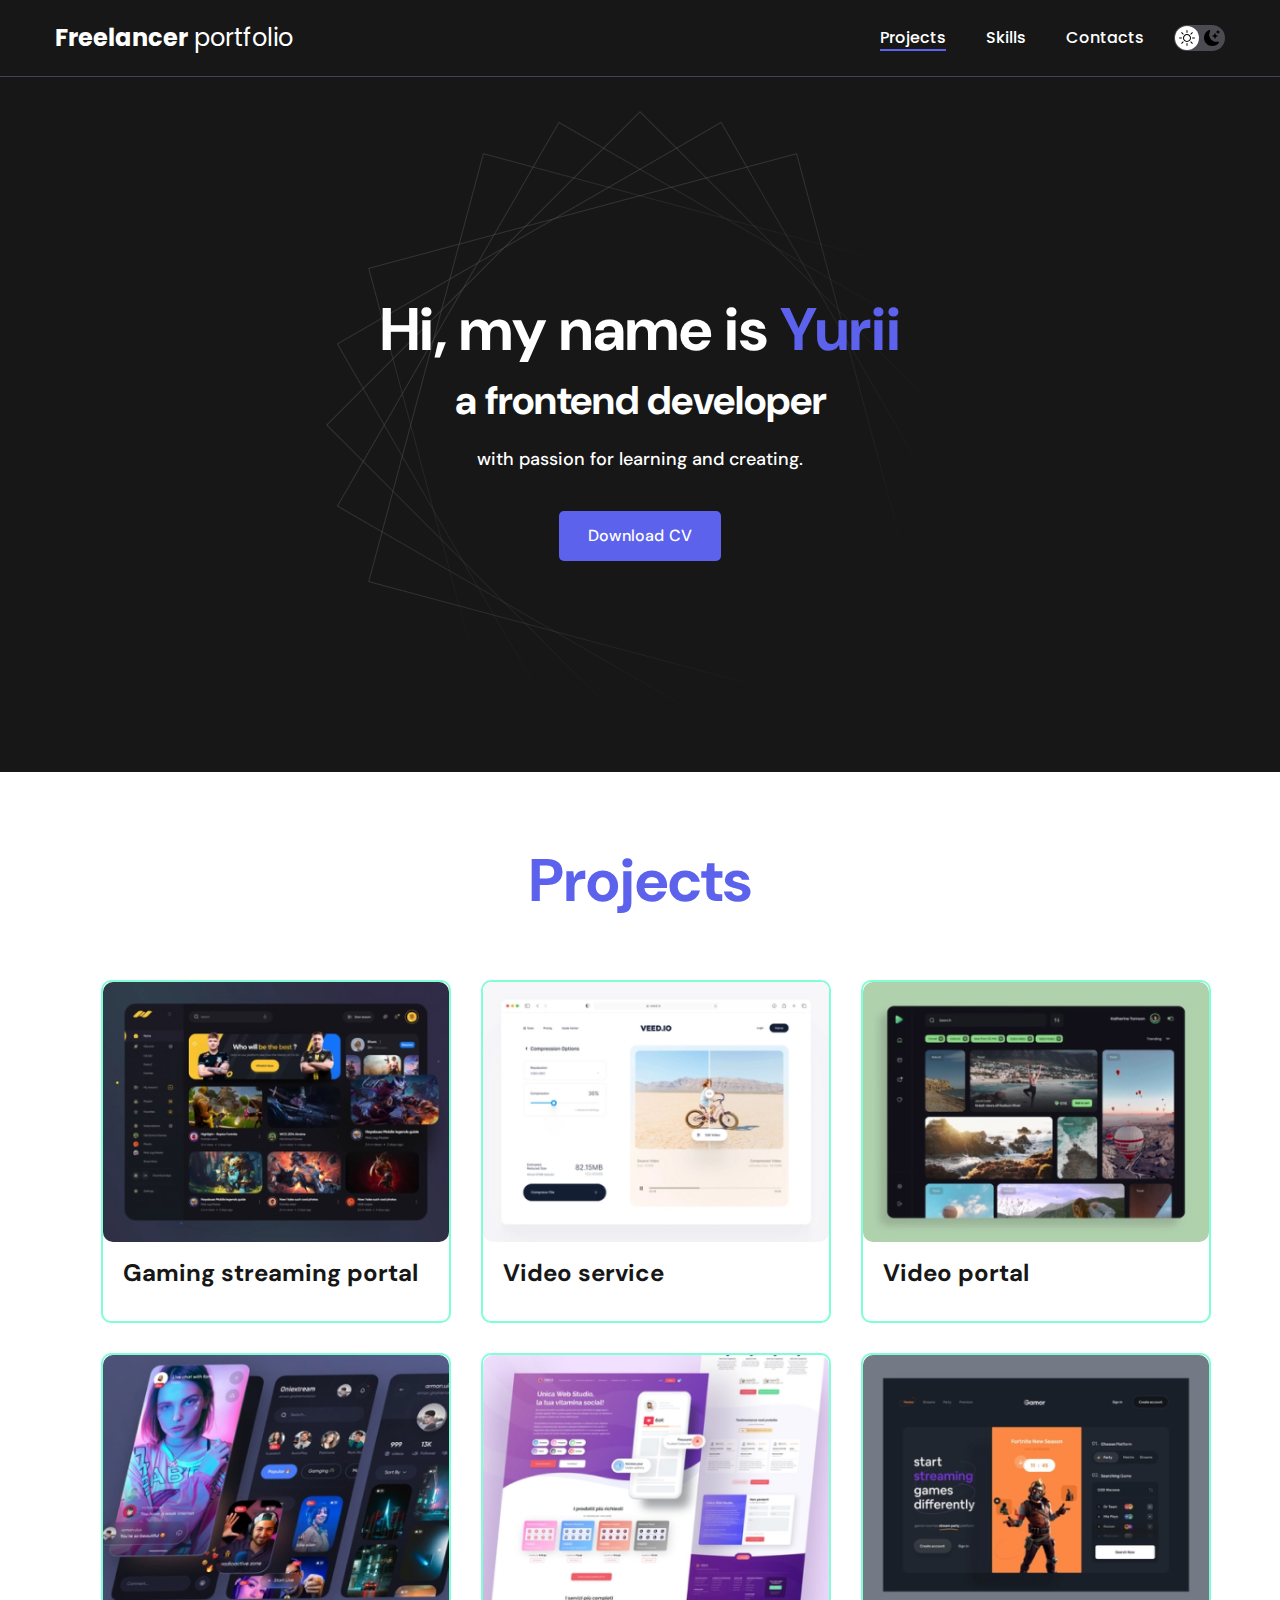
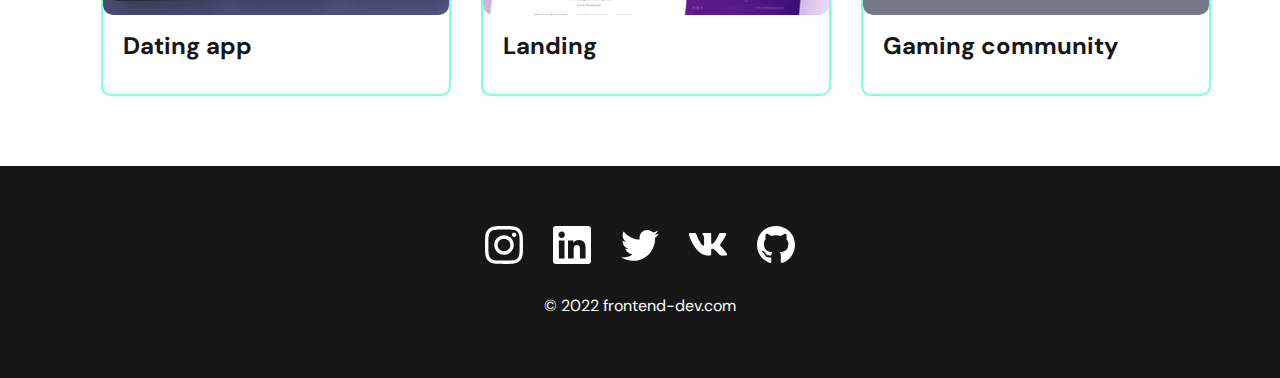
<file: index.html>
<!DOCTYPE html>
<html lang="en">

<head>
    <meta charset="UTF-8">
    <meta http-equiv="X-UA-Compatible" content="IE=edge">
    <meta name="viewport" content="width=device-width, initial-scale=1.0">
    <title>Freelancer portfolio</title>
    <link rel="stylesheet" href="css/bootstrap.min.css">
    <link rel="stylesheet" href="css/main.css">
</head>

<body class="">

    <nav class="nav">
        <div class="container">
            <div class="naw-row">
                <a href="#footer" class="logo" id="logo"><strong>Freelancer</strong> portfolio</a>

                <button class="dark-mode-btn">
                    <img class="dark-mode-btn__icon" src="img/icons/sun.svg" alt="Light mode">
                    <img class="dark-mode-btn__icon" src="img/icons/moon.svg" alt="Dark mode">
                </button>

                <ul class="nav-list">
                    <li class="nav-list__item active">
                        <a href="./index.html" class="nav-list__link nav-list__link--active">Projects</a>
                    </li>
                    <li class="nav-list__item">
                        <a href="./skills.html" class="nav-list__link">Skills</a>
                    </li>
                    <li class="nav-list__item">
                        <a href="./contacts.html" class="nav-list__link">Contacts</a>
                    </li>
                </ul>

            </div>
        </div>
    </nav>

    <header class="header">
        <div class="header__wrapper">
            <h1 class="header__title">
                <strong>Hi, my name is <em>Yurii</em></strong><br>
                a frontend developer
            </h1>
            <div class="header__text">
                <p>with passion for learning and creating.</p>
            </div>
            <a href="#!" class="btn">Download CV</a>
        </div>

    </header>

    <main class="section">
        <div class="container">
            <h2 class="title-1">
                Projects
            </h2>
            <ul class="projects">
                <li class="project">
                    <a href="./project-page.html">
                        <img src="img/projects/01.jpg" alt="project img" class="project-img">
                        <h3 class="project__title">Gaming streaming portal</h3>
                    </a>
                </li>
                <li class="project">
                    <a href="./project-page.html">
                        <img src="img/projects/02.jpg" alt="project img" class="project-img">
                        <h3 class="project__title">Video service</h3>
                    </a>
                </li>
                <li class="project">
                    <a href="./project-page.html">
                        <img src="img/projects/03.jpg" alt="project img" class="project-img">
                        <h3 class="project__title">Video portal</h3>
                    </a>
                </li>
                <li class="project">
                    <a href="./project-page.html">
                        <img src="img/projects/04.jpg" alt="project img" class="project-img">
                        <h3 class="project__title">Dating app</h3>
                    </a>
                </li>
                <li class="project">
                    <a href="./project-page.html">
                        <img src="img/projects/05.jpg" alt="project img" class="project-img">
                        <h3 class="project__title">Landing</h3>
                    </a>
                </li>
                <li class="project">
                    <a href="./project-page.html">
                        <img src="img/projects/06.jpg" alt="project img" class="project-img">
                        <h3 class="project__title">Gaming community</h3>
                    </a>
                </li>
            </ul>
        </div>
    </main>
    <footer class="footer">
        <div class="footer-icons">
            <a href="#logo"><img src="img/icons/icon1.svg" alt="..." class="footer-icon"></a>
            <a href="#"><img src="img/icons/icon2.svg" alt="..." class="footer-icon"></a>
            <a href="#"><img src="img/icons/icon3.svg" alt="..." class="footer-icon"></a>
            <a href="#"><img src="img/icons/icon4.svg" alt="..." class="footer-icon"></a>
            <a href="#"><img src="img/icons/icon5.svg" alt="..." class="footer-icon"></a>

        </div>
        <div class="footer-text" id="footer">
            © 2022 frontend-dev.com
        </div>
    </footer>


    <script src="js/bootstrap.bundle.min.js"></script>
    <script src="js/main.js"></script>
</body>

</html>
</file>
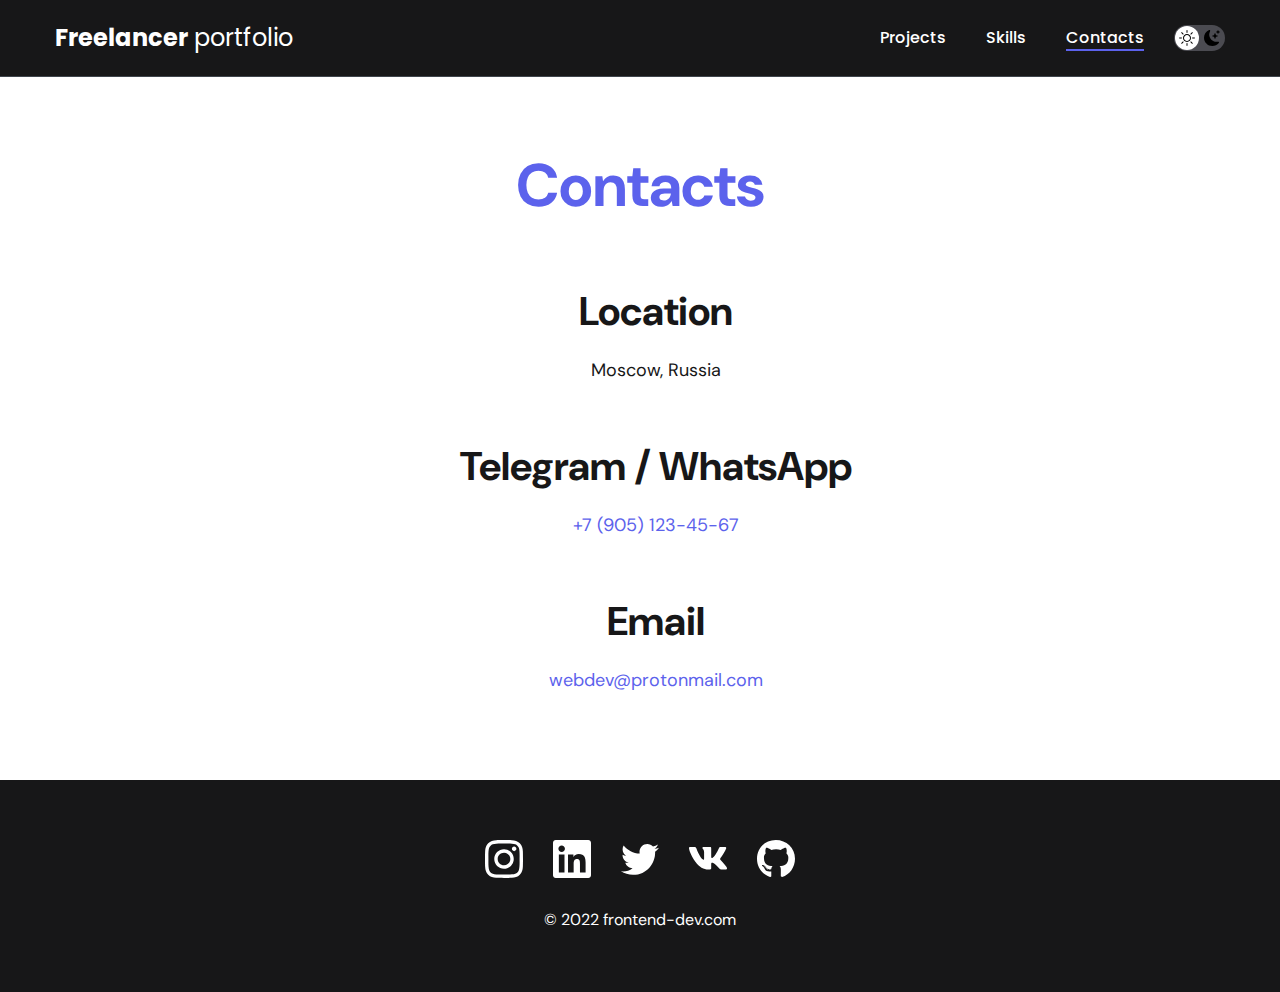
<file: contacts.html>
<!DOCTYPE html>
<html lang="en">

<head>
    <meta charset="UTF-8">
    <meta http-equiv="X-UA-Compatible" content="IE=edge">
    <meta name="viewport" content="width=device-width, initial-scale=1.0">
    <title>Freelancer portfolio: Skills</title>
    <link rel="stylesheet" href="css/bootstrap.min.css">
    <link rel="stylesheet" href="css/main.css">
</head>

<body>

    <nav class="nav">
        <div class="container">
            <div class="naw-row">
                <a href="#footer" class="logo" id="logo"><strong>Freelancer</strong> portfolio</a>
                <button class="dark-mode-btn">
                    <img class="dark-mode-btn__icon" src="img/icons/sun.svg" alt="Light mode">
                    <img class="dark-mode-btn__icon" src="img/icons/moon.svg" alt="Dark mode">
                </button>

                <ul class="nav-list">
                    <li class="nav-list__item active">
                        <a href="./index.html" class="nav-list__link">Projects</a>
                    </li>
                    <li class="nav-list__item">
                        <a href="./skills.html" class="nav-list__link">Skills</a>
                    </li>
                    <li class="nav-list__item">
                        <a href="./contacts.html" class="nav-list__link nav-list__link--active">Contacts</a>
                    </li>
                </ul>

            </div>
        </div>
    </nav>



    <main class="section">
        <div class="container contacts-section">

            <h1 class="title-1">Contacts</h1>

            <ul class="content-list content-contacts">
                <li class="content-list__item">
                    <h2 class="title-2">Location</h2>
                    <p>Moscow, Russia</p>

                </li>
                <li class="content-list__item">
                    <h2 class="title-2">Telegram / WhatsApp</h2>
                    <p><a href="tel:+79051234567">+7 (905) 123-45-67</a></p>
                </li>
                <li class="content-list__item contacts-email-row">
                    <h2 class="title-2">Email</h2>
                    <p><a href="mailto:webdev@protonmail.com">webdev@protonmail.com</a></p>
                </li>
            </ul>


        </div>
    </main>
    <footer class="footer">
        <div class="footer-icons">
            <a href="#logo"><img src="img/icons/icon1.svg" alt="..." class="footer-icon"></a>
            <a href="#"><img src="img/icons/icon2.svg" alt="..." class="footer-icon"></a>
            <a href="#"><img src="img/icons/icon3.svg" alt="..." class="footer-icon"></a>
            <a href="#"><img src="img/icons/icon4.svg" alt="..." class="footer-icon"></a>
            <a href="#"><img src="img/icons/icon5.svg" alt="..." class="footer-icon"></a>

        </div>
        <div class="footer-text" id="footer">
            © 2022 frontend-dev.com
        </div>
    </footer>


    <script src="js/bootstrap.bundle.min.js"></script>
    <script src="js/main.js"></script>
</body>

</html>
</file>
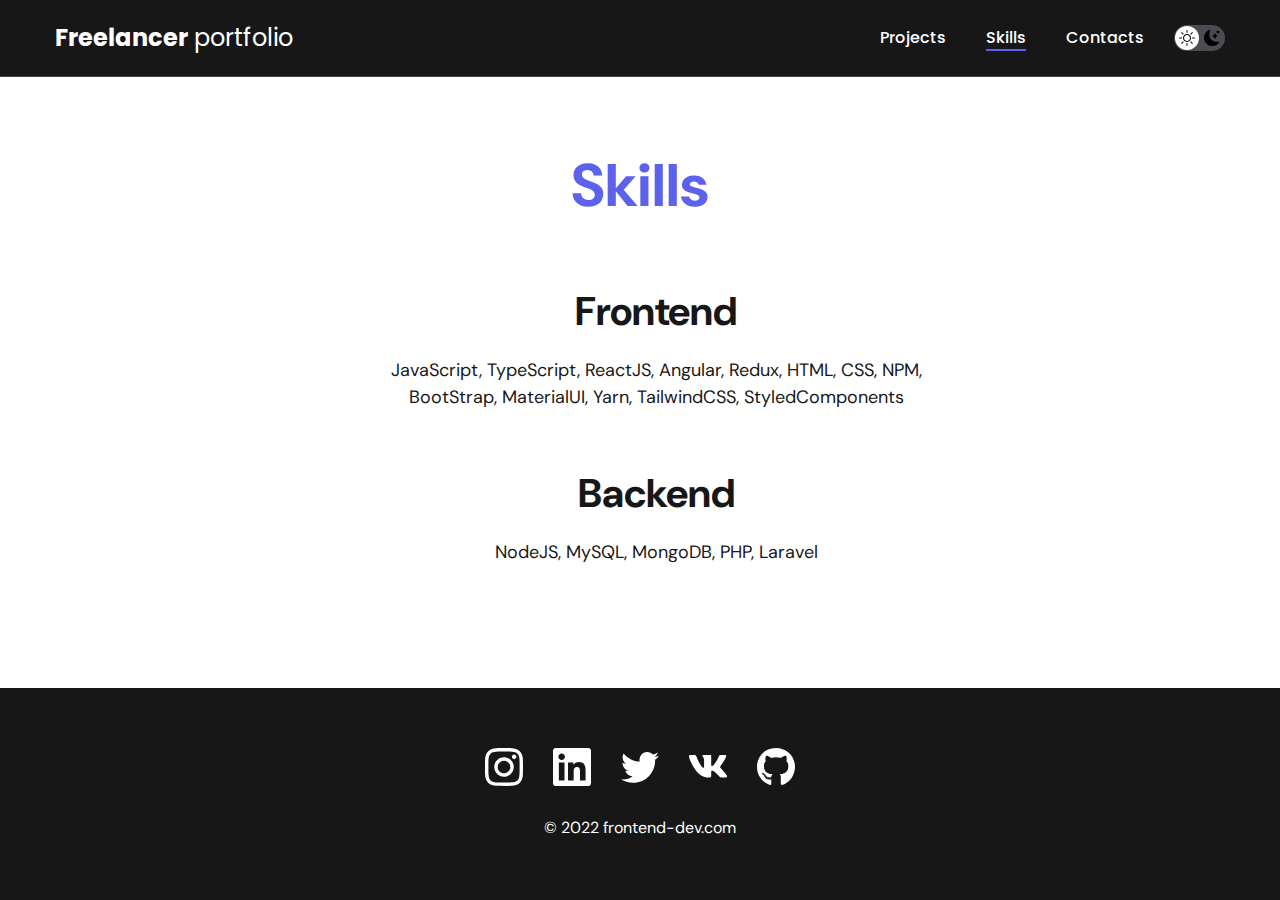
<file: skills.html>
<!DOCTYPE html>
<html lang="en">

<head>
    <meta charset="UTF-8">
    <meta http-equiv="X-UA-Compatible" content="IE=edge">
    <meta name="viewport" content="width=device-width, initial-scale=1.0">
    <title>Freelancer portfolio: Skills</title>
    <link rel="stylesheet" href="css/bootstrap.min.css">
    <link rel="stylesheet" href="css/main.css">
</head>

<body>

    <nav class="nav">
        <div class="container">
            <div class="naw-row">
                <a href="#footer" class="logo" id="logo"><strong>Freelancer</strong> portfolio</a>
                <button class="dark-mode-btn">
                    <img class="dark-mode-btn__icon" src="img/icons/sun.svg" alt="Light mode">
                    <img class="dark-mode-btn__icon" src="img/icons/moon.svg" alt="Dark mode">
                </button>

                <ul class="nav-list">
                    <li class="nav-list__item active">
                        <a href="./index.html" class="nav-list__link ">Projects</a>
                    </li>
                    <li class="nav-list__item">
                        <a href="./skills.html" class="nav-list__link nav-list__link--active">Skills</a>
                    </li>
                    <li class="nav-list__item">
                        <a href="./contacts.html" class="nav-list__link">Contacts</a>
                    </li>
                </ul>

            </div>
        </div>
    </nav>

    <main class="section">
        <div class="container skills-section">

            <h1 class="title-1">Skills</h1>

            <ul class="content-list">
                <li class="content-list__item">
                    <h2 class="title-2">Frontend</h2>
                    <p>JavaScript, TypeScript, ReactJS, Angular, Redux, HTML, CSS, NPM, BootStrap, MaterialUI, Yarn,
                        TailwindCSS, StyledComponents</p>

                </li>
                <li class="content-list__item skills-last-item">
                    <h2 class="title-2">Backend</h2>
                    <p>NodeJS, MySQL, MongoDB, PHP, Laravel</p>
                </li>
            </ul>


        </div>
    </main>

    <footer class="footer">
        <div class="footer-icons">
            <a href="#logo"><img src="img/icons/icon1.svg" alt="..." class="footer-icon"></a>
            <a href="#"><img src="img/icons/icon2.svg" alt="..." class="footer-icon"></a>
            <a href="#"><img src="img/icons/icon3.svg" alt="..." class="footer-icon"></a>
            <a href="#"><img src="img/icons/icon4.svg" alt="..." class="footer-icon"></a>
            <a href="#"><img src="img/icons/icon5.svg" alt="..." class="footer-icon"></a>

        </div>
        <div class="footer-text" id="footer">
            © 2022 frontend-dev.com
        </div>
    </footer>


    <script src="js/bootstrap.bundle.min.js"></script>
    <script src="js/main.js"></script>
</body>

</html>
</file>
<file: css/main.css>
@import "./reset.css";

@import url("https://fonts.googleapis.com/css2?family=DM+Sans:ital,opsz,wght@0,9..40,100..1000;1,9..40,100..1000&family=Poppins:wght@400;500;700;900&display=swap");

/* 
font-family: "DM Sans", sans-serif;
font-family: "Poppins", sans-serif; */

:root {
  --black: #171718;
  --black-border: #3f454c;
  --white: #fff;
  --purple: #5c62ec;
  

  --aqua: aquamarine;

  --orange: rgb(223, 190, 128);
  --text-color: var(--black);
  --dark-bg: var(--black);
  --dark-border: var(--black-border);
  --header-text: var(--white);
  --accent: var(--purple);

  --page-bg: var(--white);
  --text-color: var(--black);

  --title-1: var(--accent);
  --a: var(--purple);

  --project-card-bg: var(--white);
  --project-card-text: var(--black);
  
  --box-shadow: 0px 5px 35px 0px rgba(0, 0, 0, 0.25);
}



.dark {
  --page-bg: #252526;
  color: antiquewhite;
  --text-color: var(--white);
  --title-1: var(--white);
  --a: var(--aqua);

  --project-card-bg: var(--black);
  --project-card-text: var(--white);
  /* --box-shadow: 0px 5px 35px 0px rgba(209, 70, 70, 0.8); */
  --box-shadow: 0px 5px 35px 0px rgba(0, 0, 0, 0.8);
  
} 

html,
body {
  font-family: "DM Sans", sans-serif;
  min-height: 100vh;
  display: flex;
  flex-direction: column;
  background-color: var(--page-bg);
  color: var(--text-color);
}

/* 
* {
    border: 0.5px solid var(--orange);
} */

.container {
  padding: 0 15px;
  max-width: 1200px;
  margin: 0 auto;
}

/* Nav Start*/

.nav {
  background-color: var(--dark-bg);
  color: var(--header-text);
  padding: 20px 0;
  border-bottom: 1px solid var(--black-border);
  letter-spacing: normal;
}

.naw-row {
  font-family: "Poppins", sans-serif;
  display: flex;
  justify-content: flex-end;
  align-items: center;
  column-gap: 30px;
  row-gap: 20px;
  flex-wrap: wrap;
}

.logo {
  font-family: "Poppins", sans-serif;
  font-size: 24px;
  font-weight: 400;
  color: var(--header-text);
  margin-right: auto;
}

.nav-list__link {
  color: var(--header-text);
  transition: all 0.5s;
}

.nav-list__link:hover {
  opacity: 0.7;
  color: aquamarine;
}

.nav-list__item {
  transition: all 0.5s;
}

.nav-list__item:hover {
  scale: 1.1;
}

.nav-list {
  display: flex;
  flex-wrap: wrap;
  row-gap: 10px;
  align-items: center;
  column-gap: 40px;
  font-family: "Poppins", sans-serif;
  font-size: 16px;
  font-weight: 500;
}

.nav-list__link--active {
  position: relative;
}

.nav-list__link--active::before {
  content: "";
  position: absolute;
  left: 0px;
  top: 100%;
  display: block;
  height: 2px;
  width: 100%;
  background: var(--accent);
}

/* Dark mode button */

.dark-mode-btn {
  order: 9;
  position: relative;
  display: flex;
  justify-content: space-between;
  align-items: center;
  width: 51px;
  height: 26px;
  border-radius: 50px;
  background-color: #4b4b51;
  padding: 5px; 
}

.dark-mode-btn::before {
  position: absolute;
  top: 1px;
  left: 1px;
  content: '';
  display: block;  
  width: 24px;
  height: 24px;
  border-radius: 50%;
  background-color: var(--white);
  transition: left .2s ease-in;
}

.dark-mode-btn--active::before {
  left: 26px;
  
}

.dark-mode-btn__icon {
  position: relative;
  z-index: 9;
}

/* Dark mode button */


/* Nav End*/

/* Header Start*/

.header {
  padding: 40px 0;
  background-color: var(--dark-bg);
  background-image: url("./../img/header-bg.png");
  background-repeat: no-repeat;
  background-size: auto;
  background-position: center center;
  color: var(--header-text);
  min-height: 695px;
  display: flex;
  justify-content: center;
  align-items: center;
  text-align: center;
  
}

.header__wrapper {
  padding: 0 15px;
  max-width: 660px;
  
}

.header__title {
  font-size: 40px;
  font-weight: 700;
  line-height: 1.4;
  margin-bottom: 20px;
}

.header__title strong {
  font-size: 60px;
  font-weight: 700;
}

.header__title em {
  color: var(--accent);
  font-style: normal;
}

.header__text {
  font-size: 18px;
  font-weight: 500;
  margin-bottom: 40px;
  line-height: 1.3;
}

.header__text p + p {
  margin-top: 0.5em;
}

.btn {
  display: inline-block;
  padding: 12px 28px;
  background-color: var(--accent);
  color: var(--white);
  border-radius: 5px;
  letter-spacing: 0.15px;
  font-size: 16px;
  font-weight: 500;
  transition: opacity 0.5s ease-in;
}

.btn:hover {
  background-color: var(--purple);
  opacity: 0.8;
}

.btn:active {
  position: relative;
  top: 5px;
}

/* Header End */

/*Projects Start */

.section {
  background-color: --page-bg;   
  padding: 70px 0;
}

.title-1 {
  margin-bottom: 60px;
  font-size: 60px;
  font-weight: 700;
  color: var(--title-1);
  text-align: center;
  line-height: 1.3;
}

.projects {
  display: flex;
  justify-content: center;
  flex-wrap: wrap;
  column-gap: 30px;
  row-gap: 30px;
}
.project {
  max-width: 350px;
  background-color: var(--project-card-bg);
  box-shadow: --box-shadow;
  border-radius: 10px;
  border: 2px solid aquamarine;
  
}

.project-img {
  border-radius: 10px;
}

.project__title {
  padding: 15px 20px 25px;
  font-size: 24px;
  font-weight: 700;
  line-height: 1.3;
  color: var(--project-card-text)
}

/*Projects End */

/* Project-details Start */

.project-details {
  margin: 0 auto;
  max-width: 865px;
  display: flex;
  flex-direction: column;
  align-items: center;
  text-align: center;
}

.project-details__cover {
  max-width: 100%;
  border-radius: 10px;
  background: url(<path-to-image>) lightgray 50% / cover no-repeat;
  box-shadow: 0px 5px 35px 0px rgba(0, 0, 0, 0.25);
  border-radius: 10px;
  margin-bottom: 40px;
}

.project-details-desc {
  font-size: 24px;
  font-weight: 700;
  line-height: 1.3;
  margin-bottom: 30px;
}

.btn-outline {
  font-size: 16px;
  font-weight: 500;
  border-radius: 5px;
  padding: 12px 20px;
  color: var(--black);
  border: 1px solid var(--black-border);
  display: flex;
  column-gap: 10px;
  align-items: center;
  transition: all 0.5s;
  background-color: var(--white);
}

.btn-outline:hover {
  background-color: var(--purple);
  color: var(--white);
  opacity: 0.8;
}

.btn-outline:active {
  position: relative;
  top: 5px;
}

/* Project-details End */

/*Footer Start */

/*Content-list Start */

.content-list {
  margin: 0 auto;
  max-width: 570px;
  display: flex;
  flex-direction: column;
  align-items: center;
  text-align: center;
  row-gap: 40px;
}

.content-list__item {
  font-size: 18px;
  font-weight: 400;
  line-height: 1.5;
  text-align: center;
}

.content-list__item a {
  color: var(--a);
}

.content-list__item p + p {
  margin-top: 0.5em;
}

.title-2 {
  font-size: 40px;
  font-weight: 700;
 
  line-height: 1.3;
  margin-bottom: 20px;
}


.footer {
  background-color: var(--dark-bg);
  padding: 60px 0px;
  color: var(--white);
  margin-top: auto;
}

.footer-icons {
  display: flex;
  justify-content: center;
  align-items: center;
  column-gap: 30px;
  margin-bottom: 30px;
}

.footer-text {
  font-size: 16px;
  font-weight: 400;
  text-align: center;
}

/*Footer End */

@media (max-width: 620px) {
  .header {
    min-height: unset;
  }
  .header__title {
    font-size: 30px;
  }

  .header__title strong {
    font-size: 40px;
  }

  .section {
    padding: 40px 0;
  }

  .title-1 {
    font-size: 40px;
    margin-bottom: 30px;
  }

  .projects {
    justify-content: center;
    margin: 0 auto;
  }

  .project__title {
    font-size: 18px;
  }

  .footer {
    padding: 40px 0 30px;
  }

  .footer-icons a {
    width: 20px;
  }

  .footer-icons {
    column-gap: 20px;
  }

  .title-2 {
    font-size: 30px;

    margin-bottom: 20px;
  }

  .title-1 {
    font-size: 30px;
    margin-bottom: 20px;
}

.content-list {
    row-gap: 20px;
}
.skills-last-item {
    margin-bottom: 50px;
  }


.contacts-email-row {
    margin-bottom: 50px;
  }

  p {
    font-size: 14px;
    max-width: 400px;
  }

  .content-contacts {
    display: flex;
    flex-direction: column;
    justify-content: center;
    row-gap: 20px;
  }


.naw-row {  
  justify-content: space-between;  
}

.dark-mode-btn {
  order: 0;  
}

.logo {
  font-size: 20px;
}



}
</file>
